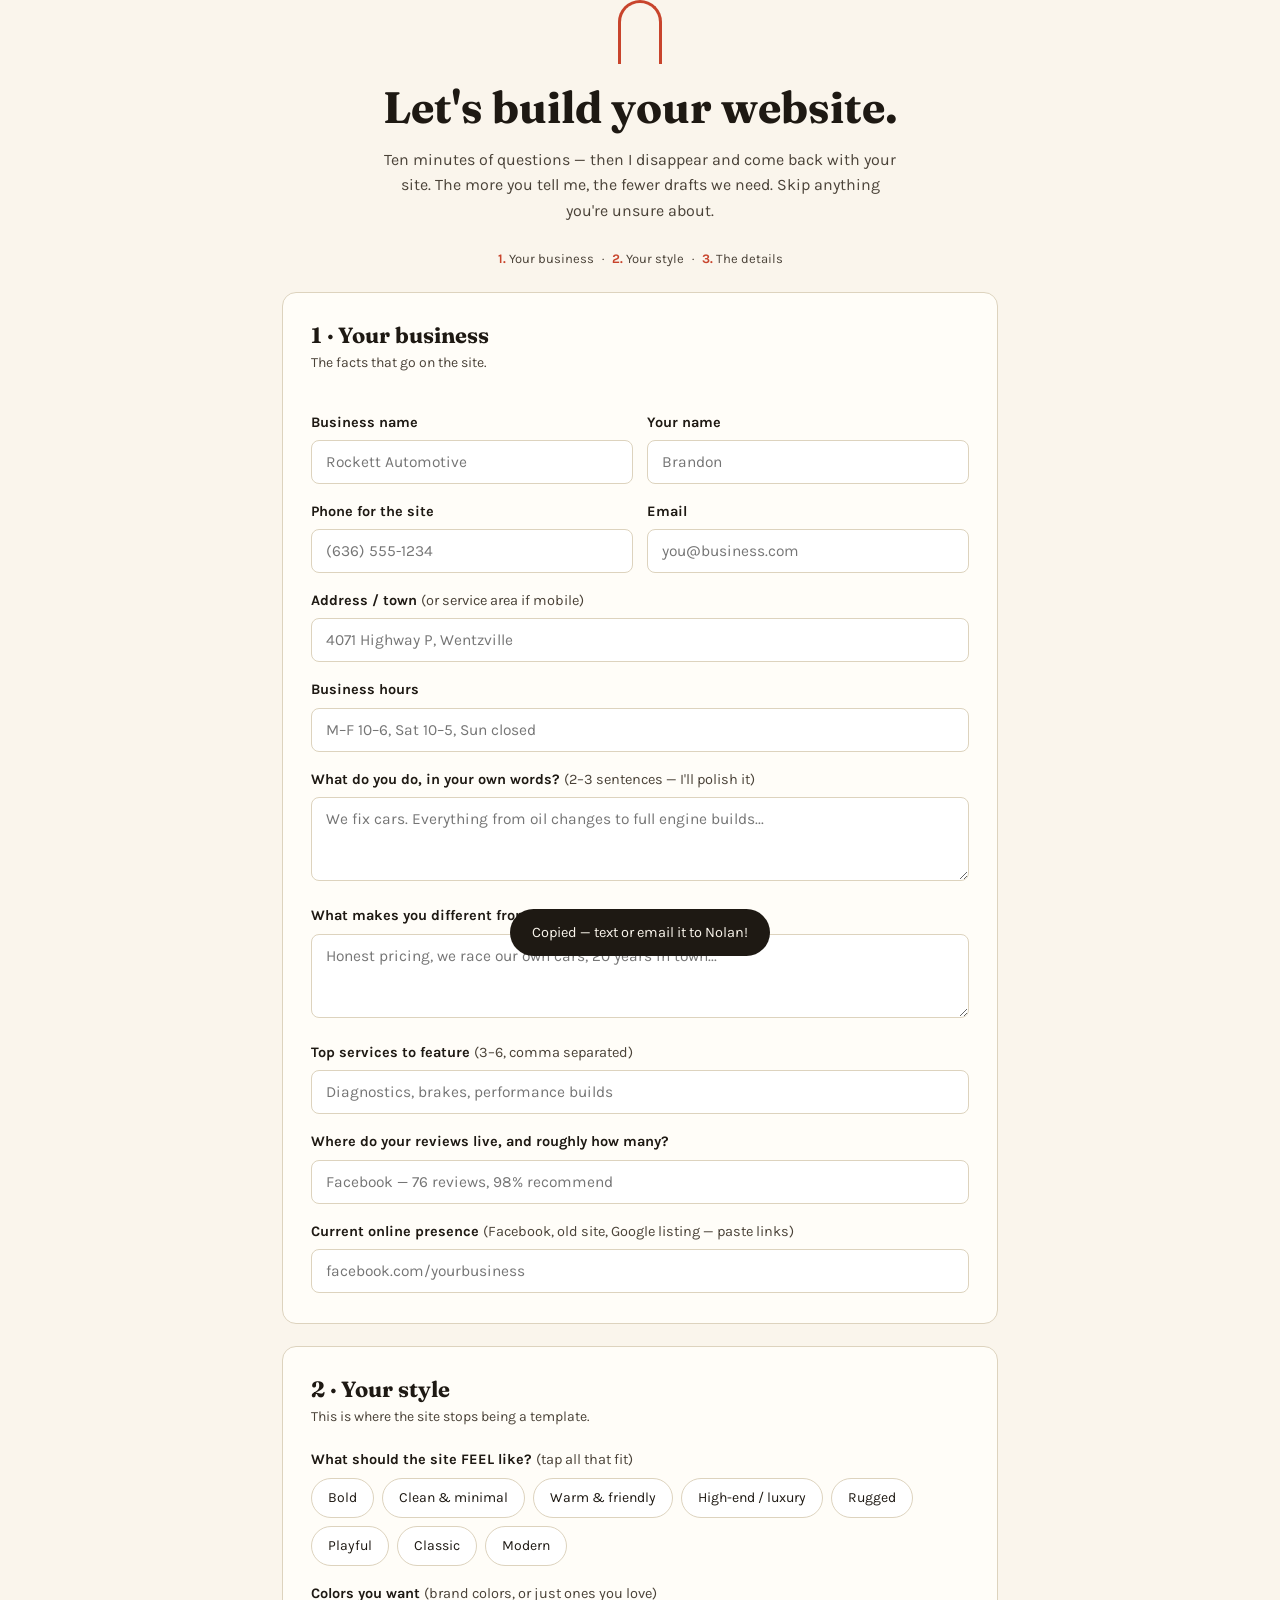
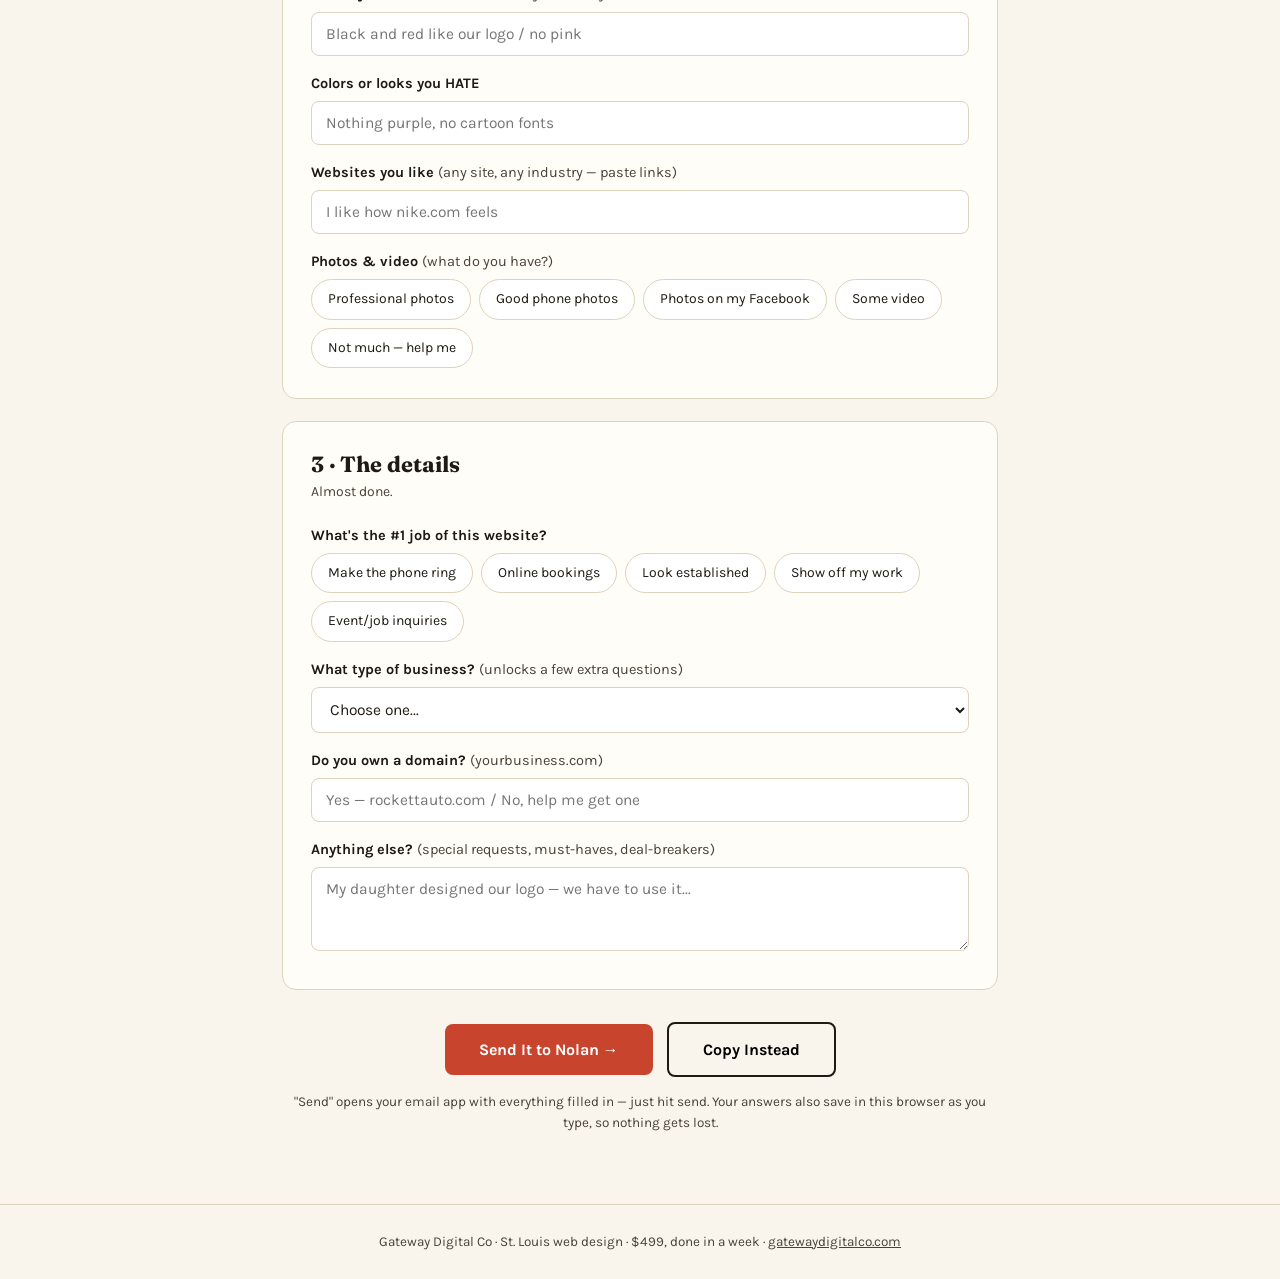
<file: start/index.html>
<!DOCTYPE html>
<html lang="en">
<head>
<!-- GATEWAY DIGITAL CO — CLIENT INTAKE · hosts at gatewaydigitalco.com/start/
     Same question set as intake/intake-questions.md (the master).
     Submit = opens email to nolan@gatewaydigitalco.com with the full brief;
     Copy button as fallback. Autosaves to localStorage as they type. -->
<meta charset="UTF-8">
<meta name="viewport" content="width=device-width, initial-scale=1.0">
<title>Start Your Website — Gateway Digital Co</title>
<meta name="description" content="Tell me about your business and what you want — I'll take it from there. Websites for St. Louis small businesses, $499, done in a week.">
<link href="https://fonts.googleapis.com/css2?family=Fraunces:opsz,wght@9..144,700;9..144,900&family=Karla:wght@400;500;700&display=swap" rel="stylesheet">
<style>
  :root{--paper:#FAF5EC;--ink:#1E1913;--red:#C8442C;--soft:#4A4238;--line:#DDD3BE;--card:#FFFDF8}
  *{margin:0;padding:0;box-sizing:border-box}
  body{background:var(--paper);color:var(--ink);font-family:'Karla',sans-serif;line-height:1.6}
  h1,h2{font-family:'Fraunces',serif;line-height:1.15}
  .wrap{max-width:760px;margin:0 auto;padding:0 22px}
  header{padding:54px 0 10px;text-align:center}
  .arch{width:44px;height:64px;border:3px solid var(--red);border-bottom:none;border-radius:44px 44px 0 0;margin:0 auto 18px}
  header h1{font-size:clamp(30px,5vw,44px)}
  header .sub{color:var(--soft);max-width:520px;margin:14px auto 0}
  .steps{display:flex;justify-content:center;gap:8px;margin:26px 0 8px;font-size:13px;color:var(--soft)}
  .steps b{color:var(--red)}
  section.blk{background:var(--card);border:1px solid var(--line);border-radius:14px;padding:30px 28px;margin:22px 0}
  .blk h2{font-size:22px;margin-bottom:4px}
  .blk .hint{color:var(--soft);font-size:14px;margin-bottom:20px}
  label{display:block;font-weight:700;font-size:14.5px;margin:16px 0 6px}
  label .opt{font-weight:400;color:var(--soft)}
  input[type=text],input[type=tel],input[type=email],textarea,select{width:100%;padding:12px 14px;border:1px solid var(--line);border-radius:8px;background:#fff;font-family:'Karla';font-size:15.5px;color:var(--ink)}
  textarea{min-height:84px;resize:vertical}
  input:focus,textarea:focus,select:focus{outline:2px solid var(--red);outline-offset:1px;border-color:transparent}
  .chips{display:flex;flex-wrap:wrap;gap:8px;margin-top:6px}
  .chip{border:1.5px solid var(--line);border-radius:99px;padding:8px 16px;font-size:14px;cursor:pointer;background:#fff;user-select:none}
  .chip.on{background:var(--ink);color:var(--paper);border-color:var(--ink)}
  .row2{display:grid;grid-template-columns:1fr 1fr;gap:14px}
  @media(max-width:560px){.row2{grid-template-columns:1fr}}
  .niche-sec{display:none}
  .niche-sec.on{display:block}
  .submit-zone{text-align:center;padding:10px 0 70px}
  .btn{display:inline-block;border:none;cursor:pointer;font-family:'Karla';border-radius:8px;padding:16px 34px;font-size:16px;font-weight:700}
  .btn-red{background:var(--red);color:#fff}
  .btn-red:hover{background:#A93A25}
  .btn-ghost{background:none;border:2px solid var(--ink);margin-left:10px}
  .note{font-size:13.5px;color:var(--soft);margin-top:14px}
  .toast{position:fixed;bottom:24px;left:50%;transform:translateX(-50%) translateY(80px);background:var(--ink);color:var(--paper);padding:12px 22px;border-radius:99px;font-size:14.5px;transition:transform .3s;z-index:99}
  .toast.on{transform:translateX(-50%) translateY(0)}
  footer{border-top:1px solid var(--line);padding:26px 0;text-align:center;font-size:13.5px;color:var(--soft)}
  footer a{color:inherit}
</style>
</head>
<body>

<header class="wrap">
  <div class="arch"></div>
  <h1>Let's build your website.</h1>
  <p class="sub">Ten minutes of questions — then I disappear and come back with your site. The more you tell me, the fewer drafts we need. Skip anything you're unsure about.</p>
  <div class="steps"><span><b>1.</b> Your business</span> · <span><b>2.</b> Your style</span> · <span><b>3.</b> The details</span></div>
</header>

<form class="wrap" id="f" onsubmit="return false">

<section class="blk">
  <h2>1 · Your business</h2>
  <p class="hint">The facts that go on the site.</p>
  <div class="row2">
    <div><label>Business name</label><input type="text" id="bname" placeholder="Rockett Automotive"></div>
    <div><label>Your name</label><input type="text" id="oname" placeholder="Brandon"></div>
  </div>
  <div class="row2">
    <div><label>Phone for the site</label><input type="tel" id="phone" placeholder="(636) 555-1234"></div>
    <div><label>Email</label><input type="email" id="email" placeholder="you@business.com"></div>
  </div>
  <label>Address / town <span class="opt">(or service area if mobile)</span></label><input type="text" id="addr" placeholder="4071 Highway P, Wentzville">
  <label>Business hours</label><input type="text" id="hours" placeholder="M–F 10–6, Sat 10–5, Sun closed">
  <label>What do you do, in your own words? <span class="opt">(2–3 sentences — I'll polish it)</span></label><textarea id="what" placeholder="We fix cars. Everything from oil changes to full engine builds..."></textarea>
  <label>What makes you different from the shop down the road?</label><textarea id="diff" placeholder="Honest pricing, we race our own cars, 20 years in town..."></textarea>
  <label>Top services to feature <span class="opt">(3–6, comma separated)</span></label><input type="text" id="services" placeholder="Diagnostics, brakes, performance builds">
  <label>Where do your reviews live, and roughly how many? </label><input type="text" id="reviews" placeholder="Facebook — 76 reviews, 98% recommend">
  <label>Current online presence <span class="opt">(Facebook, old site, Google listing — paste links)</span></label><input type="text" id="links" placeholder="facebook.com/yourbusiness">
</section>

<section class="blk">
  <h2>2 · Your style</h2>
  <p class="hint">This is where the site stops being a template.</p>
  <label>What should the site FEEL like? <span class="opt">(tap all that fit)</span></label>
  <div class="chips" id="feel">
    <span class="chip">Bold</span><span class="chip">Clean & minimal</span><span class="chip">Warm & friendly</span><span class="chip">High-end / luxury</span><span class="chip">Rugged</span><span class="chip">Playful</span><span class="chip">Classic</span><span class="chip">Modern</span>
  </div>
  <label>Colors you want <span class="opt">(brand colors, or just ones you love)</span></label><input type="text" id="colors" placeholder="Black and red like our logo / no pink">
  <label>Colors or looks you HATE</label><input type="text" id="hates" placeholder="Nothing purple, no cartoon fonts">
  <label>Websites you like <span class="opt">(any site, any industry — paste links)</span></label><input type="text" id="inspo" placeholder="I like how nike.com feels">
  <label>Photos & video <span class="opt">(what do you have?)</span></label>
  <div class="chips" id="media">
    <span class="chip">Professional photos</span><span class="chip">Good phone photos</span><span class="chip">Photos on my Facebook</span><span class="chip">Some video</span><span class="chip">Not much — help me</span>
  </div>
</section>

<section class="blk">
  <h2>3 · The details</h2>
  <p class="hint">Almost done.</p>
  <label>What's the #1 job of this website?</label>
  <div class="chips" id="goal">
    <span class="chip">Make the phone ring</span><span class="chip">Online bookings</span><span class="chip">Look established</span><span class="chip">Show off my work</span><span class="chip">Event/job inquiries</span>
  </div>
  <label>What type of business? <span class="opt">(unlocks a few extra questions)</span></label>
  <select id="niche">
    <option value="">Choose one...</option>
    <option value="lawn">Lawn care / landscaping</option>
    <option value="auto">Auto repair / detailing</option>
    <option value="salon">Salon / barber / spa</option>
    <option value="pet">Pet grooming / services</option>
    <option value="food">Food truck / bakery / restaurant</option>
    <option value="contractor">Contractor / trades</option>
    <option value="other">Something else</option>
  </select>

  <div class="niche-sec" data-n="lawn"><label>Towns you serve</label><input type="text" id="n-lawn-1" placeholder="Wentzville, O'Fallon, Lake St Louis"><label>Do you offer seasonal contracts?</label><input type="text" id="n-lawn-2" placeholder="Yes — mowing season packages"></div>
  <div class="niche-sec" data-n="auto"><label>Specialties / certifications <span class="opt">(brands, warranties, racing, diesel...)</span></label><input type="text" id="n-auto-1" placeholder="NAPA certified, performance builds"><label>Do you offer financing or warranties?</label><input type="text" id="n-auto-2" placeholder="2yr/24k warranty on repairs"></div>
  <div class="niche-sec" data-n="salon"><label>Services + prices to list <span class="opt">(or link your Booksy/StyleSeat)</span></label><textarea id="n-salon-1" placeholder="Cut $35, Fade $40, Color from $85..."></textarea><label>Booking link if you have one</label><input type="text" id="n-salon-2" placeholder="booksy.com/..."></div>
  <div class="niche-sec" data-n="pet"><label>Breeds/sizes you take, and any specialties</label><input type="text" id="n-pet-1" placeholder="All breeds under 100lbs, great with anxious dogs"><label>Walk-ins or appointment only?</label><input type="text" id="n-pet-2" placeholder="Appointments, walk-in nail trims"></div>
  <div class="niche-sec" data-n="food"><label>Menu items + prices to feature <span class="opt">(top 6)</span></label><textarea id="n-food-1" placeholder="Smash burger $9, loaded fries $6..."></textarea><label>Do you do event bookings / catering?</label><input type="text" id="n-food-2" placeholder="Yes — weddings, company lunches"></div>
  <div class="niche-sec" data-n="contractor"><label>Licensed & insured? Service radius?</label><input type="text" id="n-con-1" placeholder="Licensed + insured, 30 miles from O'Fallon"><label>Free estimates? Typical projects?</label><input type="text" id="n-con-2" placeholder="Free estimates. Decks, basements, drywall"></div>
  <div class="niche-sec" data-n="other"><label>Tell me about your industry and customers</label><textarea id="n-oth-1" placeholder="Who buys from you and why?"></textarea></div>

  <label>Do you own a domain? <span class="opt">(yourbusiness.com)</span></label><input type="text" id="domain" placeholder="Yes — rockettauto.com / No, help me get one">
  <label>Anything else? <span class="opt">(special requests, must-haves, deal-breakers)</span></label><textarea id="extra" placeholder="My daughter designed our logo — we have to use it..."></textarea>
</section>

<div class="submit-zone">
  <button class="btn btn-red" onclick="send()">Send It to Nolan →</button>
  <button class="btn btn-ghost" onclick="copyBrief()">Copy Instead</button>
  <p class="note">"Send" opens your email app with everything filled in — just hit send. Your answers also save in this browser as you type, so nothing gets lost.</p>
</div>

</form>

<div class="toast" id="toast">Copied — text or email it to Nolan!</div>

<footer>
  <div>Gateway Digital Co · St. Louis web design · $499, done in a week · <a href="https://gatewaydigitalco.com">gatewaydigitalco.com</a></div>
</footer>

<script>
const $=id=>document.getElementById(id);
const fields=['bname','oname','phone','email','addr','hours','what','diff','services','reviews','links','colors','hates','inspo','domain','extra','niche','n-lawn-1','n-lawn-2','n-auto-1','n-auto-2','n-salon-1','n-salon-2','n-pet-1','n-pet-2','n-food-1','n-food-2','n-con-1','n-con-2','n-oth-1'];

/* chips */
document.querySelectorAll('.chips').forEach(g=>g.addEventListener('click',e=>{
  if(e.target.classList.contains('chip')){e.target.classList.toggle('on');save();}
}));

/* niche reveal */
$('niche').addEventListener('change',()=>{
  document.querySelectorAll('.niche-sec').forEach(s=>s.classList.toggle('on',s.dataset.n===$('niche').value));
  save();
});

/* autosave */
function save(){
  const d={};
  fields.forEach(f=>{const el=$(f);if(el)d[f]=el.value});
  ['feel','media','goal'].forEach(g=>d['c-'+g]=[...document.querySelectorAll('#'+g+' .chip.on')].map(c=>c.textContent));
  try{localStorage.setItem('gdc-intake',JSON.stringify(d))}catch(e){}
}
fields.forEach(f=>{const el=$(f);if(el)el.addEventListener('input',save)});
(function load(){
  try{
    const d=JSON.parse(localStorage.getItem('gdc-intake')||'{}');
    fields.forEach(f=>{const el=$(f);if(el&&d[f])el.value=d[f]});
    ['feel','media','goal'].forEach(g=>(d['c-'+g]||[]).forEach(t=>{
      [...document.querySelectorAll('#'+g+' .chip')].find(c=>c.textContent===t)?.classList.add('on');
    }));
    if(d.niche)$('niche').dispatchEvent(new Event('change'));
  }catch(e){}
})();

/* brief builder */
function chips(g){const v=[...document.querySelectorAll('#'+g+' .chip.on')].map(c=>c.textContent).join(', ');return v||'—'}
function v(f){return ($(f)&&$(f).value.trim())||'—'}
function brief(){
  const n=$('niche').value;
  let nicheQ='';
  const map={lawn:['n-lawn-1','Towns served','n-lawn-2','Seasonal contracts'],auto:['n-auto-1','Specialties/certs','n-auto-2','Financing/warranty'],salon:['n-salon-1','Services+prices','n-salon-2','Booking link'],pet:['n-pet-1','Breeds/specialties','n-pet-2','Walk-ins'],food:['n-food-1','Menu','n-food-2','Events/catering'],contractor:['n-con-1','Licensed/radius','n-con-2','Estimates/projects'],other:['n-oth-1','Industry']};
  if(map[n]){for(let i=0;i<map[n].length;i+=2)nicheQ+=`${map[n][i+1]}: ${v(map[n][i])}\n`}
  return `WEBSITE INTAKE — ${v('bname')}
════════════════════════════
BUSINESS
Name: ${v('bname')} | Owner: ${v('oname')}
Phone: ${v('phone')} | Email: ${v('email')}
Address/area: ${v('addr')}
Hours: ${v('hours')}
What they do: ${v('what')}
Different because: ${v('diff')}
Top services: ${v('services')}
Reviews: ${v('reviews')}
Existing links: ${v('links')}

STYLE
Feel: ${chips('feel')}
Colors wanted: ${v('colors')}
Colors/looks hated: ${v('hates')}
Sites they like: ${v('inspo')}
Media available: ${chips('media')}

DETAILS
#1 job of site: ${chips('goal')}
Niche: ${n||'—'}
${nicheQ}Domain: ${v('domain')}
Special requests: ${v('extra')}
════════════════════════════
(Submitted via gatewaydigitalco.com/start)`;
}
function send(){
  save();
  const b=$('bname').value.trim()||'New client';
  location.href='mailto:nolan@gatewaydigitalco.com?subject='+encodeURIComponent('Website intake — '+b)+'&body='+encodeURIComponent(brief());
}
function copyBrief(){
  save();
  navigator.clipboard.writeText(brief()).then(()=>{
    const t=$('toast');t.classList.add('on');setTimeout(()=>t.classList.remove('on'),2600);
  });
}
</script>
</body>
</html>
</file>
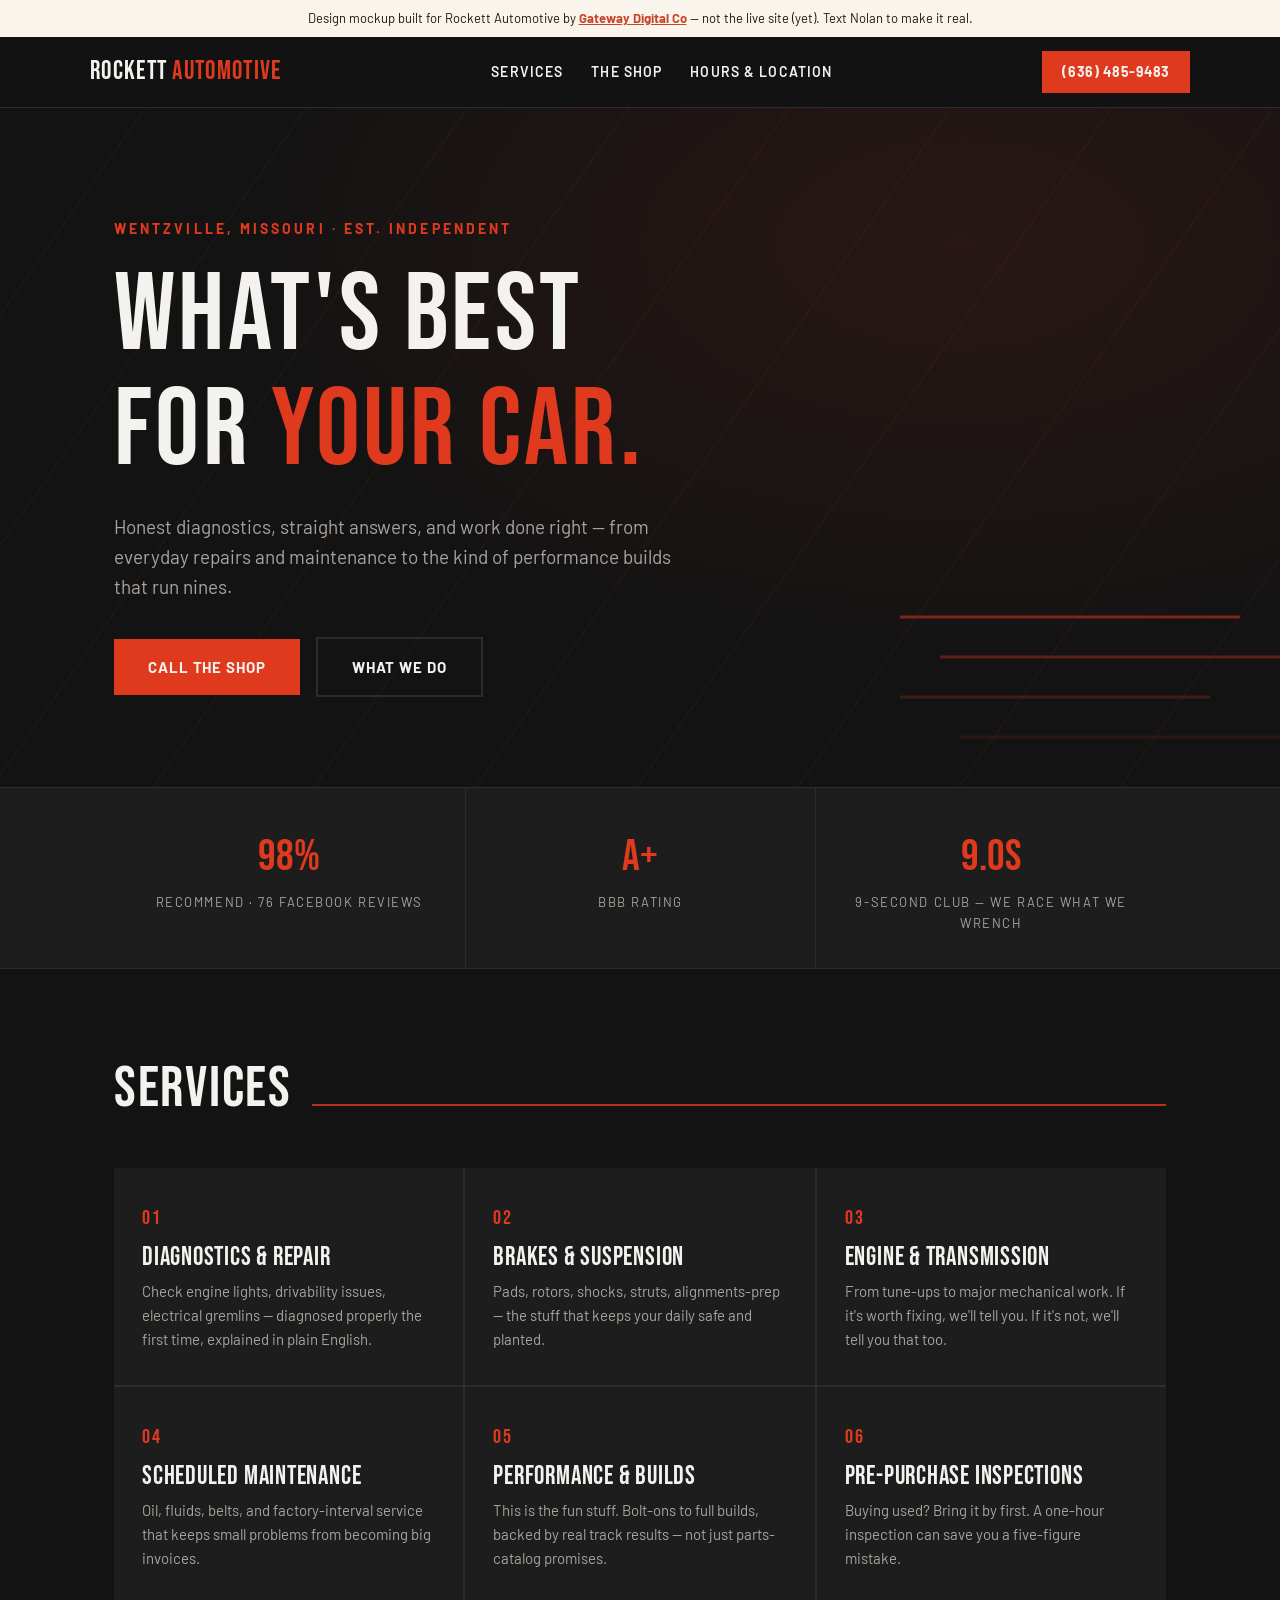
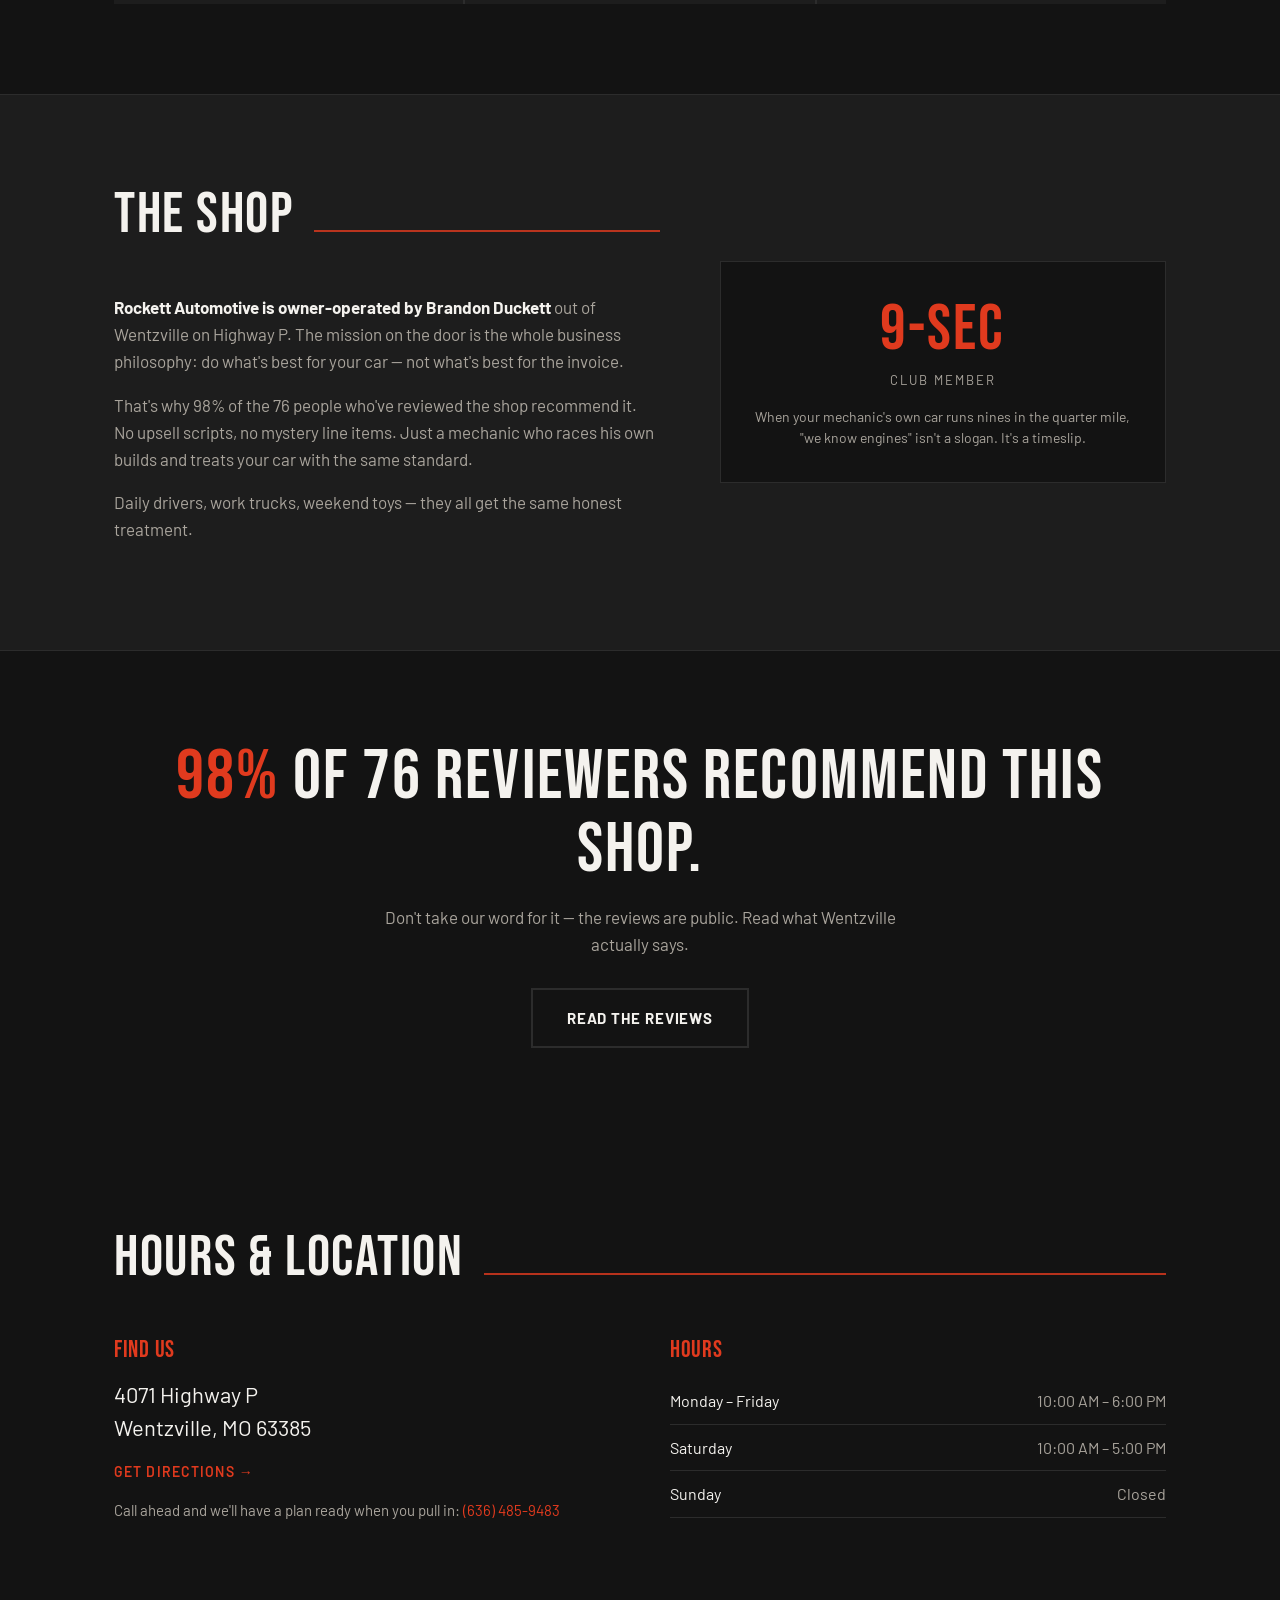
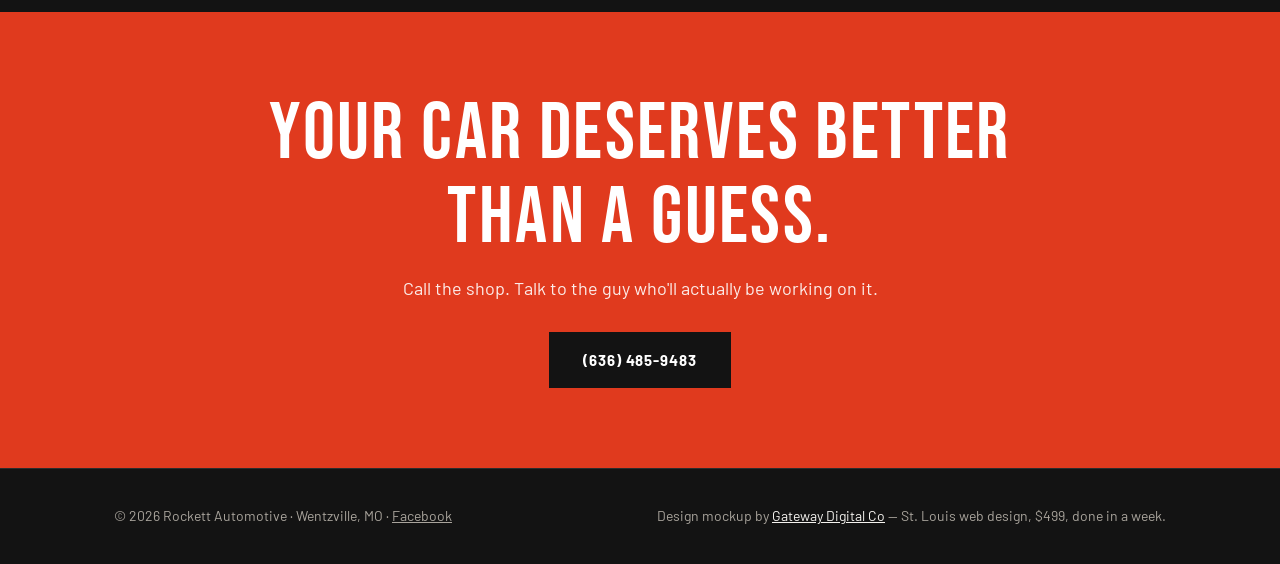
<file: mockups/rockett.html>
<!DOCTYPE html>
<html lang="en">
<head>
<meta charset="UTF-8">
<meta name="viewport" content="width=device-width, initial-scale=1.0">
<title>Rockett Automotive — Auto Repair, Wentzville MO</title>
<meta name="description" content="Honest auto repair in Wentzville, MO. 98% recommended across 76 reviews. From oil changes to 9-second builds — Rockett Automotive does what's best for your car.">
<meta name="robots" content="noindex">
<meta property="og:title" content="Rockett Automotive — your new homepage">
<meta property="og:description" content="98% recommended · A+ BBB · 9-Second Club. Built for Rockett Automotive by Gateway Digital Co — live this week if you want it.">
<meta property="og:type" content="website">
<meta property="og:url" content="https://gatewaydigitalco.com/mockups/rockett.html">
<link rel="preconnect" href="https://fonts.googleapis.com">
<link href="https://fonts.googleapis.com/css2?family=Bebas+Neue&family=Barlow:wght@400;500;600;700&display=swap" rel="stylesheet">
<style>
  :root{
    --asphalt:#131313;
    --panel:#1D1D1D;
    --line:#2C2C2C;
    --white:#F4F2EE;
    --muted:#A9A49C;
    --rocket:#E03A1E;
    --rocket-dark:#B22C14;
  }
  *{margin:0;padding:0;box-sizing:border-box}
  html{scroll-behavior:smooth}
  body{background:var(--asphalt);color:var(--white);font-family:'Barlow',sans-serif;line-height:1.6}
  h1,h2,h3,.disp{font-family:'Bebas Neue',sans-serif;font-weight:400;letter-spacing:.03em;line-height:1.05}
  a{color:inherit;text-decoration:none}
  .wrap{max-width:1100px;margin:0 auto;padding:0 24px}

  /* mockup banner */
  .mock{background:#FAF5EC;color:#1E1913;font-size:13px;text-align:center;padding:8px 16px}
  .mock b{color:#C8442C}
  .mock a{text-decoration:underline}

  /* header */
  header{position:sticky;top:0;z-index:50;background:rgba(19,19,19,.96);border-bottom:1px solid var(--line);backdrop-filter:blur(6px)}
  .nav{display:flex;align-items:center;justify-content:space-between;padding:14px 0}
  .logo{font-family:'Bebas Neue';font-size:26px;letter-spacing:.05em}
  .logo span{color:var(--rocket)}
  .nav-links{display:flex;gap:28px;font-size:14px;font-weight:600;text-transform:uppercase;letter-spacing:.08em}
  .nav-links a:hover{color:var(--rocket)}
  .call-btn{background:var(--rocket);padding:10px 20px;font-weight:700;font-size:14px;letter-spacing:.05em;text-transform:uppercase;transition:background .15s}
  .call-btn:hover{background:var(--rocket-dark)}
  @media(max-width:760px){.nav-links{display:none}}

  /* hero */
  .hero{position:relative;padding:110px 0 90px;overflow:hidden}
  .hero::before{content:"";position:absolute;inset:0;background:
    repeating-linear-gradient(-55deg, transparent 0 130px, rgba(224,58,30,.05) 130px 132px),
    radial-gradient(ellipse at 75% 20%, rgba(224,58,30,.10), transparent 55%)}
  .hero .wrap{position:relative}
  .kicker{color:var(--rocket);font-weight:700;font-size:14px;text-transform:uppercase;letter-spacing:.22em;margin-bottom:18px}
  .hero h1{font-size:clamp(56px,9vw,110px);text-transform:uppercase}
  .hero h1 em{font-style:normal;color:var(--rocket)}
  .hero p{max-width:560px;margin:22px 0 34px;font-size:19px;color:var(--muted)}
  .cta-row{display:flex;gap:16px;flex-wrap:wrap;align-items:center}
  .btn{display:inline-block;padding:16px 34px;font-weight:700;letter-spacing:.06em;text-transform:uppercase;font-size:15px}
  .btn-red{background:var(--rocket)} .btn-red:hover{background:var(--rocket-dark)}
  .btn-ghost{border:2px solid var(--line)} .btn-ghost:hover{border-color:var(--rocket);color:var(--rocket)}
  .speed{position:absolute;right:-40px;bottom:30px;width:420px;opacity:.5}
  @media(max-width:900px){.speed{display:none}}

  /* trust bar */
  .trust{border-top:1px solid var(--line);border-bottom:1px solid var(--line);background:var(--panel)}
  .trust .wrap{display:grid;grid-template-columns:repeat(3,1fr);gap:0}
  .t{padding:34px 20px;text-align:center;border-left:1px solid var(--line)}
  .t:first-child{border-left:none}
  .t .n{font-family:'Bebas Neue';font-size:44px;color:var(--rocket)}
  .t .l{font-size:13px;text-transform:uppercase;letter-spacing:.12em;color:var(--muted)}
  @media(max-width:700px){.trust .wrap{grid-template-columns:1fr}.t{border-left:none;border-top:1px solid var(--line);padding:22px}}

  /* sections */
  section{padding:90px 0}
  .sec-head{display:flex;align-items:baseline;gap:20px;margin-bottom:48px}
  .sec-head h2{font-size:clamp(38px,5vw,58px);text-transform:uppercase}
  .sec-head .rule{flex:1;height:2px;background:var(--rocket);opacity:.8}

  /* services */
  .grid{display:grid;grid-template-columns:repeat(3,1fr);gap:2px;background:var(--line)}
  .card{background:var(--panel);padding:34px 28px;transition:background .15s}
  .card:hover{background:#242424}
  .card .num{font-family:'Bebas Neue';color:var(--rocket);font-size:20px;letter-spacing:.1em}
  .card h3{font-size:26px;margin:10px 0 8px;text-transform:uppercase}
  .card p{color:var(--muted);font-size:15px}
  @media(max-width:860px){.grid{grid-template-columns:1fr 1fr}}
  @media(max-width:560px){.grid{grid-template-columns:1fr}}

  /* about */
  .about{background:var(--panel);border-top:1px solid var(--line);border-bottom:1px solid var(--line)}
  .about .cols{display:grid;grid-template-columns:1.1fr .9fr;gap:60px;align-items:center}
  .about p{color:var(--muted);margin-bottom:16px;font-size:17px}
  .about p b{color:var(--white)}
  .club{border:1px solid var(--line);background:var(--asphalt);padding:34px;text-align:center}
  .club .disp{font-size:64px;color:var(--rocket)}
  .club .sub{text-transform:uppercase;letter-spacing:.15em;font-size:13px;color:var(--muted);margin-top:6px}
  .club .note{font-size:14px;color:var(--muted);margin-top:16px;line-height:1.5}
  @media(max-width:860px){.about .cols{grid-template-columns:1fr;gap:36px}}

  /* reviews strip */
  .reviews{text-align:center}
  .reviews .disp{font-size:clamp(40px,6vw,70px);text-transform:uppercase}
  .reviews .disp span{color:var(--rocket)}
  .reviews p{color:var(--muted);max-width:520px;margin:16px auto 30px;font-size:17px}

  /* visit */
  .visit .cols{display:grid;grid-template-columns:1fr 1fr;gap:60px}
  .visit h3{font-size:24px;text-transform:uppercase;margin-bottom:16px;color:var(--rocket)}
  .hours{width:100%;border-collapse:collapse;font-size:16px}
  .hours td{padding:10px 0;border-bottom:1px solid var(--line)}
  .hours td:last-child{text-align:right;color:var(--muted)}
  .addr{font-size:22px;line-height:1.5;margin-bottom:14px}
  .visit .small{color:var(--muted);font-size:15px;margin-top:14px}
  .maplink{color:var(--rocket);font-weight:600;text-transform:uppercase;font-size:14px;letter-spacing:.08em}
  @media(max-width:760px){.visit .cols{grid-template-columns:1fr}}

  /* big cta */
  .bigcta{background:var(--rocket);color:#fff;text-align:center;padding:80px 24px}
  .bigcta h2{font-size:clamp(44px,7vw,80px);text-transform:uppercase}
  .bigcta p{margin:14px 0 30px;font-size:18px;opacity:.9}
  .bigcta .btn{background:var(--asphalt)}
  .bigcta .btn:hover{background:#000}

  footer{padding:36px 0;border-top:1px solid var(--line);font-size:14px;color:var(--muted)}
  footer .wrap{display:flex;justify-content:space-between;gap:16px;flex-wrap:wrap}
  footer a{text-decoration:underline}
  .credit a{color:var(--white)}

  /* mobile sticky call */
  .m-call{display:none;position:fixed;bottom:0;left:0;right:0;z-index:60;background:var(--rocket);text-align:center;padding:16px;font-weight:700;text-transform:uppercase;letter-spacing:.08em}
  @media(max-width:760px){.m-call{display:block}footer{padding-bottom:90px}}
</style>
</head>
<body>

<div class="mock">Design mockup built for Rockett Automotive by <b><a href="https://gatewaydigitalco.com">Gateway Digital Co</a></b> — not the live site (yet). Text Nolan to make it real.</div>

<header>
  <div class="wrap nav">
    <div class="logo">ROCKETT <span>AUTOMOTIVE</span></div>
    <nav class="nav-links">
      <a href="#services">Services</a>
      <a href="#about">The Shop</a>
      <a href="#visit">Hours &amp; Location</a>
    </nav>
    <a class="call-btn" href="tel:+16364859483">(636) 485-9483</a>
  </div>
</header>

<section class="hero">
  <div class="wrap">
    <div class="kicker">Wentzville, Missouri · Est. Independent</div>
    <h1>What's best<br>for <em>your car.</em></h1>
    <p>Honest diagnostics, straight answers, and work done right — from everyday repairs and maintenance to the kind of performance builds that run nines.</p>
    <div class="cta-row">
      <a class="btn btn-red" href="tel:+16364859483">Call the Shop</a>
      <a class="btn btn-ghost" href="#services">What We Do</a>
    </div>
  </div>
  <svg class="speed" viewBox="0 0 420 160" fill="none" xmlns="http://www.w3.org/2000/svg">
    <path d="M0 20 H340" stroke="#E03A1E" stroke-width="3"/>
    <path d="M40 60 H400" stroke="#E03A1E" stroke-width="3" opacity=".7"/>
    <path d="M0 100 H310" stroke="#E03A1E" stroke-width="3" opacity=".45"/>
    <path d="M60 140 H420" stroke="#E03A1E" stroke-width="3" opacity=".25"/>
  </svg>
</section>

<div class="trust">
  <div class="wrap">
    <div class="t"><div class="n">98%</div><div class="l">Recommend · 76 Facebook reviews</div></div>
    <div class="t"><div class="n">A+</div><div class="l">BBB Rating</div></div>
    <div class="t"><div class="n">9.0s</div><div class="l">9-Second Club — we race what we wrench</div></div>
  </div>
</div>

<section id="services">
  <div class="wrap">
    <div class="sec-head"><h2>Services</h2><div class="rule"></div></div>
    <div class="grid">
      <div class="card"><div class="num">01</div><h3>Diagnostics &amp; Repair</h3><p>Check engine lights, drivability issues, electrical gremlins — diagnosed properly the first time, explained in plain English.</p></div>
      <div class="card"><div class="num">02</div><h3>Brakes &amp; Suspension</h3><p>Pads, rotors, shocks, struts, alignments-prep — the stuff that keeps your daily safe and planted.</p></div>
      <div class="card"><div class="num">03</div><h3>Engine &amp; Transmission</h3><p>From tune-ups to major mechanical work. If it's worth fixing, we'll tell you. If it's not, we'll tell you that too.</p></div>
      <div class="card"><div class="num">04</div><h3>Scheduled Maintenance</h3><p>Oil, fluids, belts, and factory-interval service that keeps small problems from becoming big invoices.</p></div>
      <div class="card"><div class="num">05</div><h3>Performance &amp; Builds</h3><p>This is the fun stuff. Bolt-ons to full builds, backed by real track results — not just parts-catalog promises.</p></div>
      <div class="card"><div class="num">06</div><h3>Pre-Purchase Inspections</h3><p>Buying used? Bring it by first. A one-hour inspection can save you a five-figure mistake.</p></div>
    </div>
  </div>
</section>

<section class="about" id="about">
  <div class="wrap cols">
    <div>
      <div class="sec-head"><h2>The Shop</h2><div class="rule"></div></div>
      <p><b>Rockett Automotive is owner-operated by Brandon Duckett</b> out of Wentzville on Highway P. The mission on the door is the whole business philosophy: do what's best for your car — not what's best for the invoice.</p>
      <p>That's why 98% of the 76 people who've reviewed the shop recommend it. No upsell scripts, no mystery line items. Just a mechanic who races his own builds and treats your car with the same standard.</p>
      <p>Daily drivers, work trucks, weekend toys — they all get the same honest treatment.</p>
    </div>
    <div class="club">
      <div class="disp">9-SEC</div>
      <div class="sub">Club Member</div>
      <div class="note">When your mechanic's own car runs nines in the quarter mile, "we know engines" isn't a slogan. It's a timeslip.</div>
    </div>
  </div>
</section>

<section class="reviews">
  <div class="wrap">
    <div class="disp"><span>98%</span> of 76 reviewers recommend this shop.</div>
    <p>Don't take our word for it — the reviews are public. Read what Wentzville actually says.</p>
    <a class="btn btn-ghost" href="https://www.facebook.com/RockettAutomotive/" target="_blank" rel="noopener">Read the Reviews</a>
  </div>
</section>

<section class="visit" id="visit">
  <div class="wrap">
    <div class="sec-head"><h2>Hours &amp; Location</h2><div class="rule"></div></div>
    <div class="cols">
      <div>
        <h3>Find Us</h3>
        <div class="addr">4071 Highway P<br>Wentzville, MO 63385</div>
        <a class="maplink" href="https://maps.google.com/?q=Rockett+Automotive+4071+Highway+P+Wentzville+MO" target="_blank" rel="noopener">Get Directions →</a>
        <p class="small">Call ahead and we'll have a plan ready when you pull in: <a href="tel:+16364859483" style="color:var(--rocket)">(636) 485-9483</a></p>
      </div>
      <div>
        <h3>Hours</h3>
        <table class="hours">
          <tr><td>Monday – Friday</td><td>10:00 AM – 6:00 PM</td></tr>
          <tr><td>Saturday</td><td>10:00 AM – 5:00 PM</td></tr>
          <tr><td>Sunday</td><td>Closed</td></tr>
        </table>
      </div>
    </div>
  </div>
</section>

<div class="bigcta">
  <h2>Your car deserves better<br>than a guess.</h2>
  <p>Call the shop. Talk to the guy who'll actually be working on it.</p>
  <a class="btn" href="tel:+16364859483">(636) 485-9483</a>
</div>

<footer>
  <div class="wrap">
    <div>© 2026 Rockett Automotive · Wentzville, MO · <a href="https://www.facebook.com/RockettAutomotive/">Facebook</a></div>
    <div class="credit">Design mockup by <a href="https://gatewaydigitalco.com">Gateway Digital Co</a> — St. Louis web design, $499, done in a week.</div>
  </div>
</footer>

<a class="m-call" href="tel:+16364859483">📞 Call Rockett — (636) 485-9483</a>

</body>
</html>
</file>
